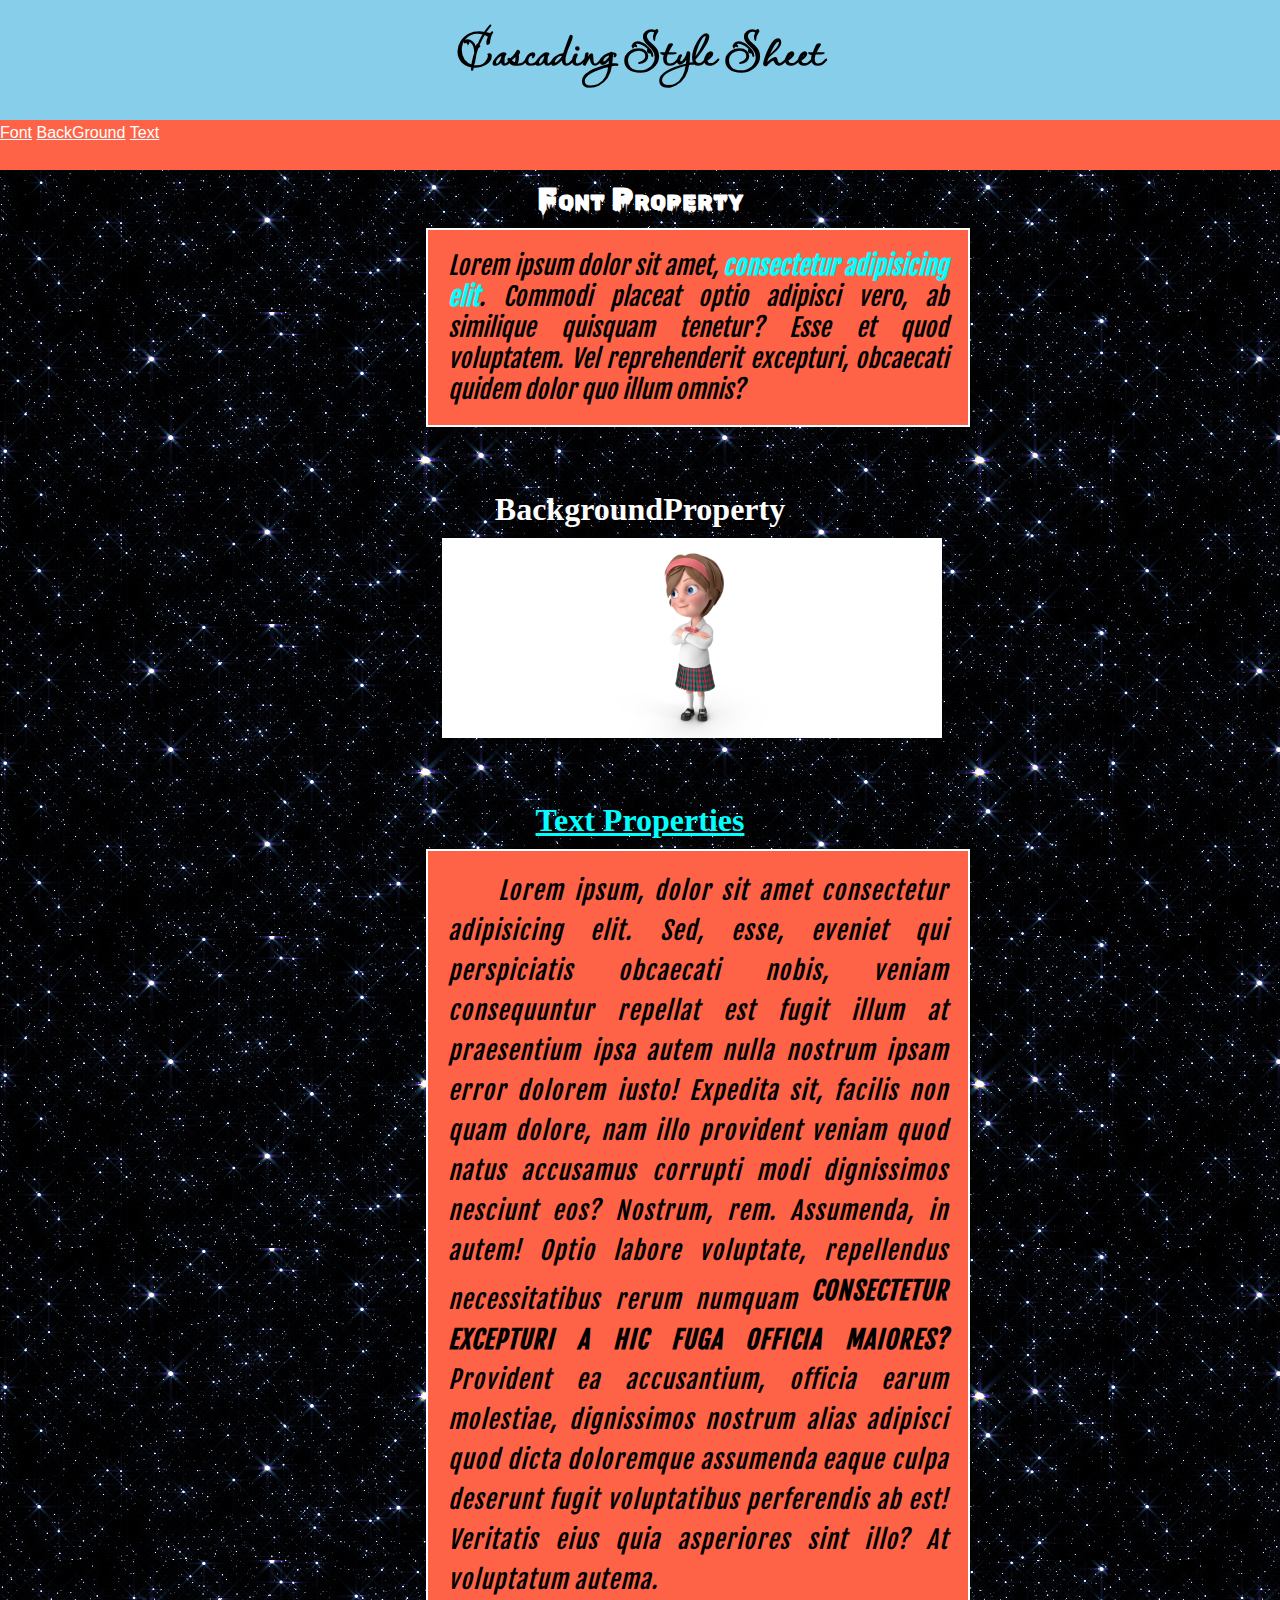
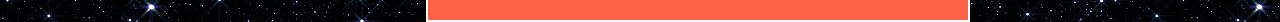
<file: Font Property/index.html>
<html>

<head>

    <link rel="stylesheet" href="FontProperty.css" />
    <link rel="stylesheet" href="BackgroundProperty.css" />
    <link rel="stylesheet" href="TextProperties.css" />
    <link rel="stylesheet" href="index.css" />
    <link rel="preconnect" href="https://fonts.googleapis.com">
    <link rel="preconnect" href="https://fonts.gstatic.com" crossorigin>
    <link href="https://fonts.googleapis.com/css2?family=Fjalla+One&family=Rubik+Wet+Paint&display=swap"
        rel="stylesheet">
    <link href="https://fonts.googleapis.com/css2?family=Lavishly+Yours&display=swap" rel="stylesheet">



</head>

<body>


    <div class="header">

        <h1 id="pageHeading">Cascading Style Sheet</h1>

    </div>

    <div class="navbar">

        <ul>
            <li><a href="#font">Font</a></li>
            <li><a href="#background">BackGround</a></li>
            <li><a href="#background">Text</a></li>
        </ul>

    </div>

    <div>

    <div id="font">

        <h1 id="fontHeading">Font Property</h1>

        <p id="loremContent">Lorem ipsum dolor sit amet, <span id="bold">consectetur adipisicing elit</span>. Commodi placeat
            optio adipisci vero, ab
            similique
            quisquam tenetur? Esse et quod voluptatem. Vel reprehenderit excepturi, obcaecati quidem dolor quo illum
            omnis?
        </p>

    </div>

</div>


    <br>
    <br>
    <br>

    <div id="background">

        <h1 style="color: white; text-align: center; padding: 10px;">BackgroundProperty</h1>

        <div class="backgroundRepeat">



        </div>

    </div>

    <br>
    <br>
    <br>


    <div class="letterSpacing" id="text">

        <h1 style="color:white; text-align: center; padding: 10px;"><span id="underline">Text Properties</span></h1>

        <p id="letterSpacingContent" class="letterSpacingExtra">

            Lorem ipsum, dolor sit amet consectetur adipisicing elit. Sed, esse, eveniet qui perspiciatis obcaecati
            nobis, veniam consequuntur repellat est fugit illum at praesentium ipsa autem nulla nostrum ipsam error
            dolorem iusto! Expedita sit, facilis non quam dolore, nam illo provident veniam quod natus accusamus
            corrupti modi dignissimos nesciunt eos? Nostrum, rem. Assumenda, in autem! Optio labore voluptate,
            repellendus necessitatibus rerum numquam <b>consectetur excepturi a hic fuga officia maiores?</b> Provident ea
            accusantium, officia earum molestiae, dignissimos nostrum alias adipisci quod dicta doloremque assumenda
            eaque culpa deserunt fugit voluptatibus perferendis ab est! Veritatis eius quia asperiores sint illo? At
            voluptatum autema.

        </p>

    </div>

     

</body>

</html>
</file>
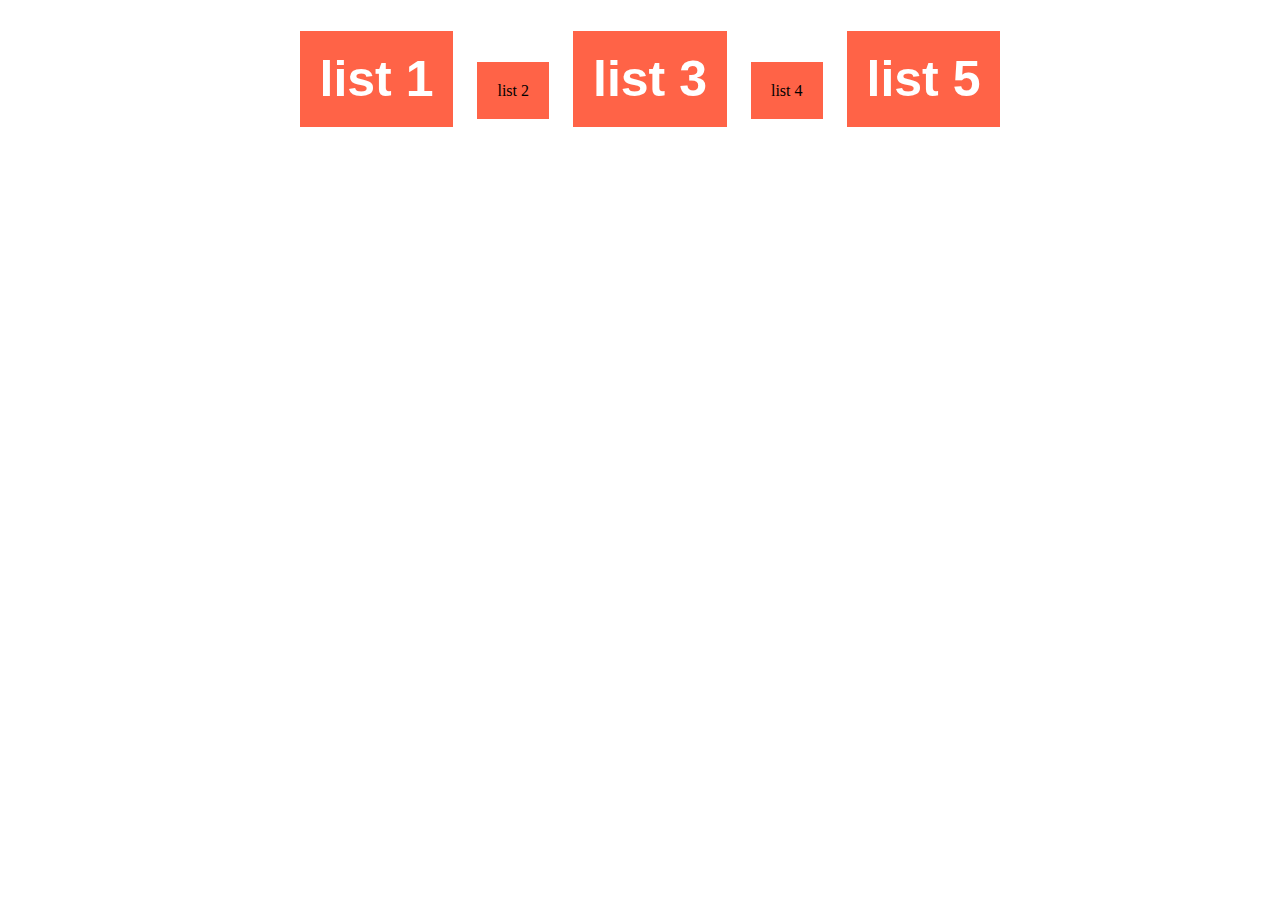
<file: Font Property/AccessChildInCss.html>
<html>

<head>
    <style>

        div{

            text-align: center;
            margin-top: 50px;

        }

        div nav ul li:first-child {

            color: brown;  
            font-size: 25px;          
            

        }


        div nav ul li:nth-child(odd){

            color: white;
            font-family: 'Segoe UI', Tahoma, Geneva, Verdana, sans-serif;
            font-size: 50px;
            font-weight: bold;

        }

        div nav ul li{

            list-style: none;
            display: inline;
            margin-right: 20px;
            background-color: tomato;
            padding: 20px;

        }

    </style>

</head>

<body>

    <div>
        <nav>
            <ul>
                <li>list 1</li>
                <li>list 2</li>
                <li>list 3</li>
                <li>list 4</li>
                <li>list 5</li>
                
            </ul>
        </nav>
    </div>

</body>

</html>
</file>
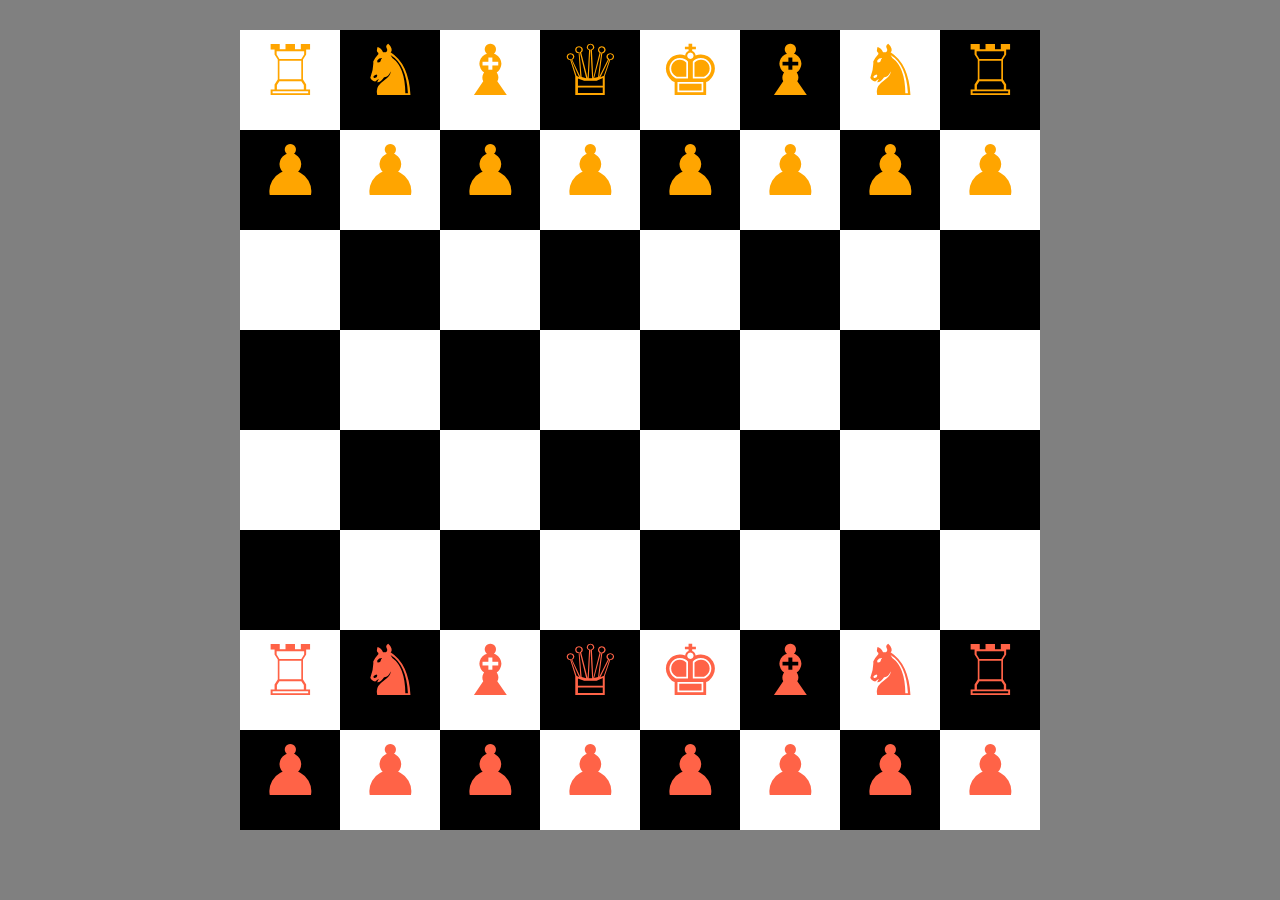
<file: Font Property/chess.html>
<html>

<head>

    <style>
        
        html {

            background-color: gray;

        }

        body {

            background-color: white;
            height: 800px;
            width: 800px;
            margin: 30px auto;

        }

        .row {

            width: 100%;
            height: 100px;
            float: left;

        }

        .box {

            width: 100px;
            height: 100px;
            float: left;
            text-align: center;
            font-size: 70px;
            color: orange;

        }

        .black {

            background: black;

        }

        .box:hover {

            background: red;

        }

        .opponent{

            color:tomato;

        }
    </style>

</head>

<body>

    <div class="row">
        <div class="box">&#9814</div>
        <div class="box black">&#9822</div>
        <div class="box">&#9821</div>
        <div class="box black">&#9813</div>
        <div class="box">&#9818</div>
        <div class="box black">&#9821</div>
        <div class="box">&#9822</div>
        <div class="box black">&#9814</div>
    </div>

    <div class="row">
        <div class="box black"> &#9823</div>
        <div class="box"> &#9823</div>
        <div class="box black"> &#9823</div>
        <div class="box"> &#9823</div>
        <div class="box black"> &#9823</div>
        <div class="box"> &#9823</div>
        <div class="box black"> &#9823</div>
        <div class="box"> &#9823</div>
    </div>

    <div class="row">
        <div class="box"></div>
        <div class="box black"></div>
        <div class="box"></div>
        <div class="box black"></div>
        <div class="box"></div>
        <div class="box black"></div>
        <div class="box"></div>
        <div class="box black"></div>
    </div>

    <div class="row">
        <div class="box black"></div>
        <div class="box"></div>
        <div class="box black"></div>
        <div class="box"></div>
        <div class="box black"></div>
        <div class="box"></div>
        <div class="box black"></div>
        <div class="box"></div>
    </div>

    <div class="row">
        <div class="box"></div>
        <div class="box black"></div>
        <div class="box"></div>
        <div class="box black"></div>
        <div class="box"></div>
        <div class="box black"></div>
        <div class="box"></div>
        <div class="box black"></div>
    </div>

    <div class="row">
        <div class="box black"></div>
        <div class="box"></div>
        <div class="box black"></div>
        <div class="box"></div>
        <div class="box black"></div>
        <div class="box"></div>
        <div class="box black"></div>
        <div class="box"></div>
    </div>

    <div class="row">
        <div class="box opponent">&#9814</div>
        <div class="box black opponent">&#9822</div>
        <div class="box opponent">&#9821</div>
        <div class="box black opponent">&#9813</div>
        <div class="box opponent">&#9818</div>
        <div class="box black opponent">&#9821</div>
        <div class="box opponent">&#9822</div>
        <div class="box black opponent">&#9814</div>
    </div>

    <div class="row">
        <div class="box black opponent"> &#9823</div>
        <div class="box opponent"> &#9823</div>
        <div class="box black opponent"> &#9823</div>
        <div class="box opponent"> &#9823</div>
        <div class="box black opponent"> &#9823</div>
        <div class="box opponent"> &#9823</div>
        <div class="box black opponent"> &#9823</div>
        <div class="box opponent"> &#9823</div>
    </div>


</body>

</body>

</body>

</html>
</file>
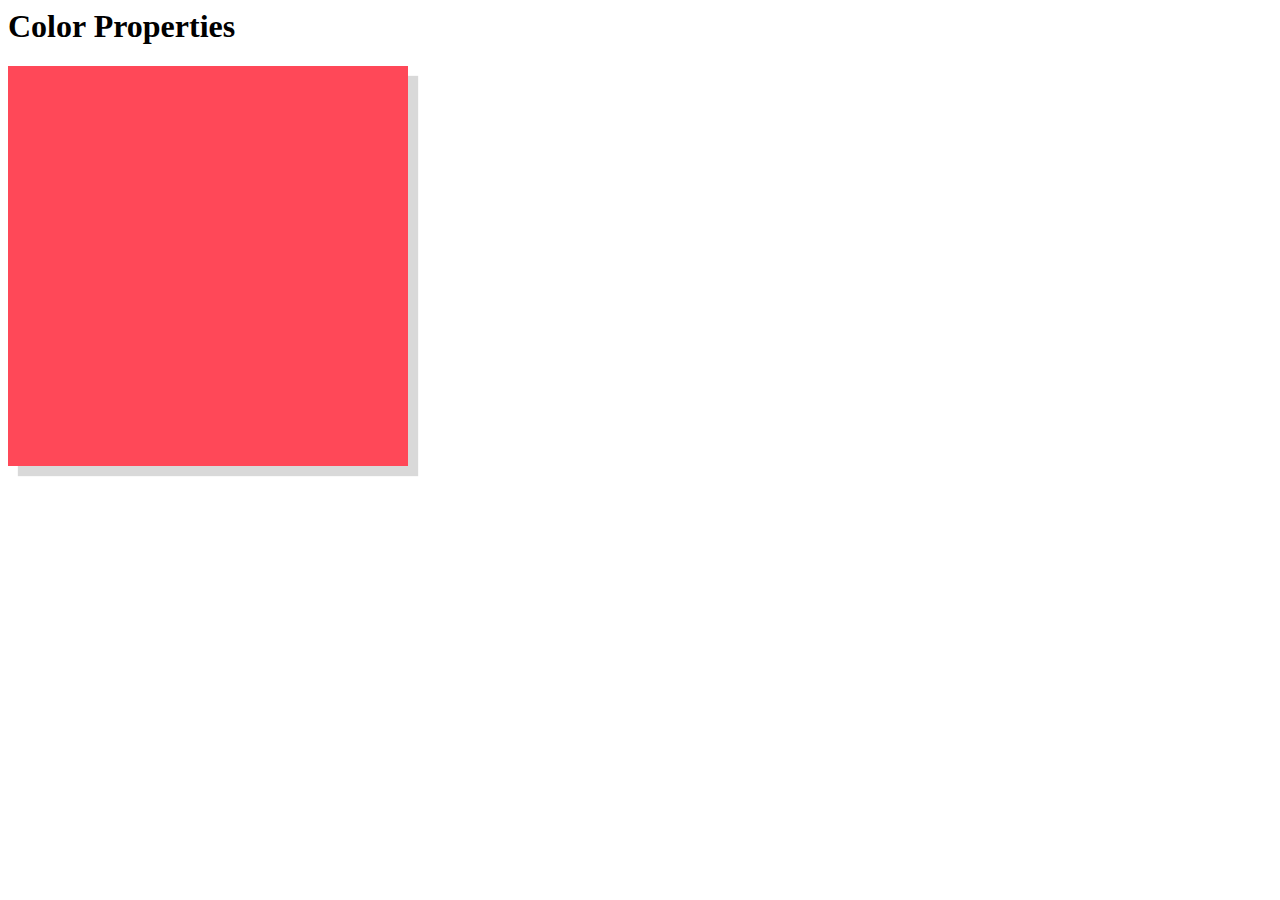
<file: Font Property/ColorProperties.html>
<html>

<head>

    <style>
        .color {

            background-color: #FF4858;
            height: 400px;
            width: 400px;

        }

        .shadow {

            box-shadow: 10px 10px 1px 0px rgba(0,0,0,0.15);
            height: 400px;
            width: 400px;

        }

    </style>

</head>

<body>

    <h1>Color Properties</h1>

    <div class="color shadow"></div>

    

</body>

</html>
</file>
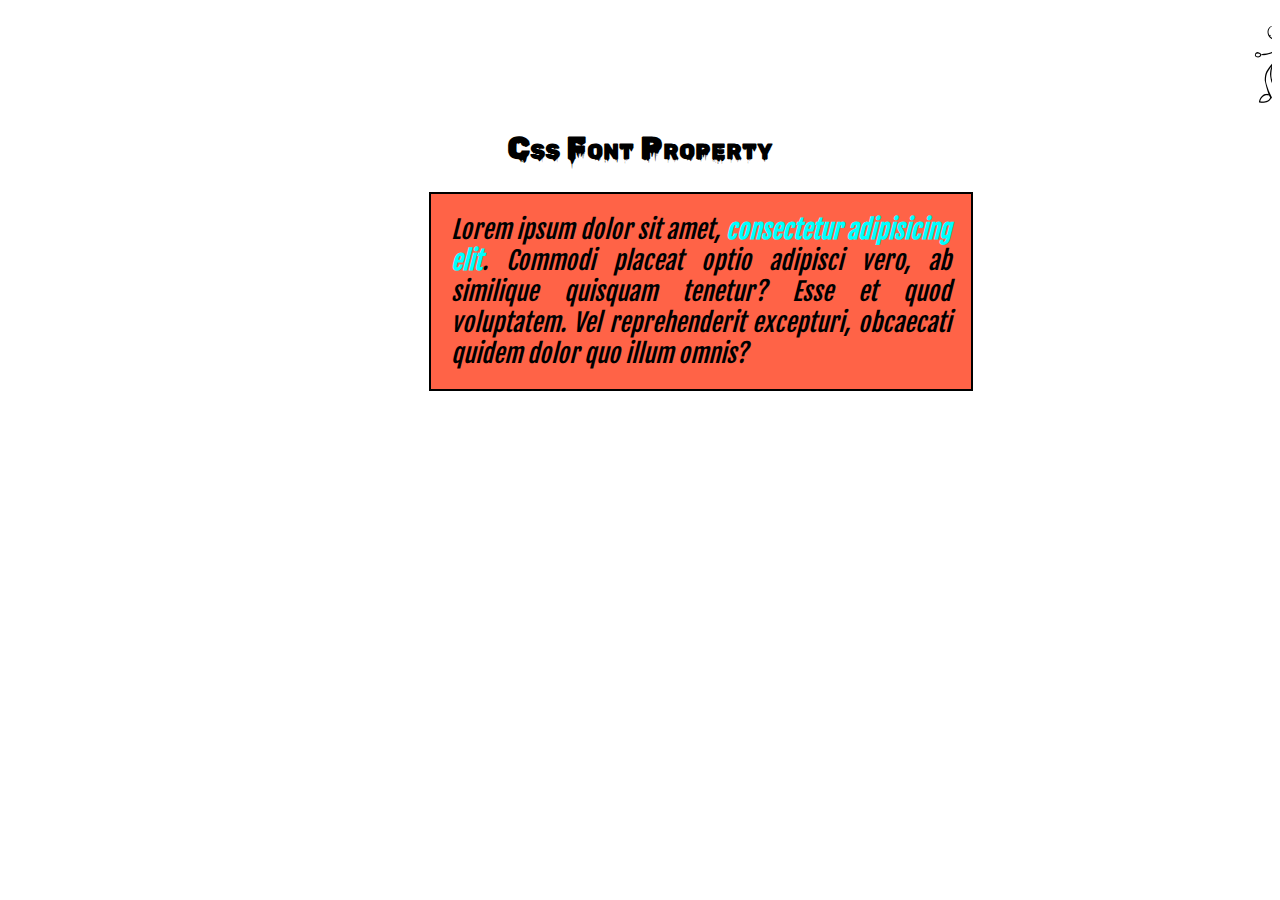
<file: Font Property/demo.html>
<html>

<head>

    <link rel="stylesheet" href="demo.css" />
    <link rel="preconnect" href="https://fonts.googleapis.com">
    <link rel="preconnect" href="https://fonts.gstatic.com" crossorigin>
    <link href="https://fonts.googleapis.com/css2?family=Fjalla+One&family=Rubik+Wet+Paint&display=swap"
        rel="stylesheet">

    

</head>

<body>


    <marquee behaviour="scroll" direction="left">

        <img src="img/walkingleft.gif" height="100px" />

    </marquee>

    <h1>Css Font Property</h1>

    <p>Lorem ipsum dolor sit amet, <span>consectetur adipisicing elit</span>. Commodi placeat optio adipisci vero, ab
        similique
        quisquam tenetur? Esse et quod voluptatem. Vel reprehenderit excepturi, obcaecati quidem dolor quo illum omnis?
    </p>

</body>

</html>
</file>
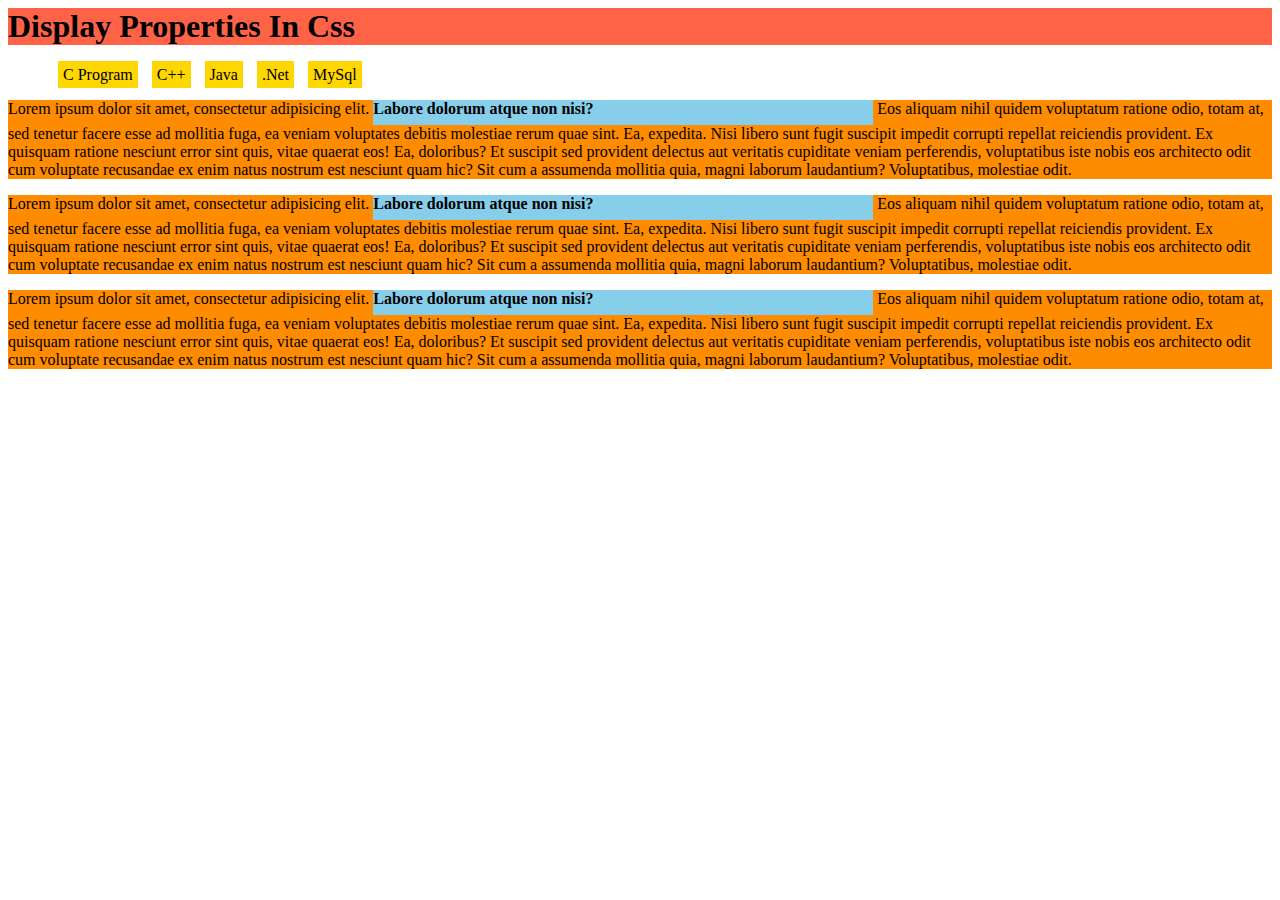
<file: Font Property/DisplayProperties.html>
<html>

<head>

    <style>
        h1 {

            background-color: tomato;

        }

        p {

            background-color: darkorange;

        }

        b {

            background-color: skyblue;
            display: inline-block;
            height: 25px;
            width: 500px;

        }


        ul li {

            display: inline;
            background-color: gold;
            padding: 5px;
            margin-left: 10px;

        }


        

    </style>


</head>

<body>

    <h1>Display Properties In Css</h1>

    <ul>

        <li>C Program</li>
        <li>C++</li>
        <li>Java</li>
        <li>.Net</li>
        <li>MySql</li>

    </ul>

    <p>Lorem ipsum dolor sit amet, consectetur adipisicing elit. <b>Labore dolorum atque non nisi?</b> Eos aliquam nihil
        quidem
        voluptatum ratione odio, totam at, sed tenetur facere esse ad mollitia fuga, ea veniam voluptates debitis
        molestiae rerum quae sint. Ea, expedita. Nisi libero sunt fugit suscipit impedit corrupti repellat reiciendis
        provident. Ex quisquam ratione nesciunt error sint quis, vitae quaerat eos! Ea, doloribus? Et suscipit sed
        provident delectus aut veritatis cupiditate veniam perferendis, voluptatibus iste nobis eos architecto odit cum
        voluptate recusandae ex enim natus nostrum est nesciunt quam hic? Sit cum a assumenda mollitia quia, magni
        laborum laudantium? Voluptatibus, molestiae odit.</p>

    <p>Lorem ipsum dolor sit amet, consectetur adipisicing elit. <b>Labore dolorum atque non nisi?</b> Eos aliquam nihil
        quidem
        voluptatum ratione odio, totam at, sed tenetur facere esse ad mollitia fuga, ea veniam voluptates debitis
        molestiae rerum quae sint. Ea, expedita. Nisi libero sunt fugit suscipit impedit corrupti repellat reiciendis
        provident. Ex quisquam ratione nesciunt error sint quis, vitae quaerat eos! Ea, doloribus? Et suscipit sed
        provident delectus aut veritatis cupiditate veniam perferendis, voluptatibus iste nobis eos architecto odit cum
        voluptate recusandae ex enim natus nostrum est nesciunt quam hic? Sit cum a assumenda mollitia quia, magni
        laborum laudantium? Voluptatibus, molestiae odit.</p>

    <p>Lorem ipsum dolor sit amet, consectetur adipisicing elit. <b>Labore dolorum atque non nisi?</b> Eos aliquam nihil
        quidem
        voluptatum ratione odio, totam at, sed tenetur facere esse ad mollitia fuga, ea veniam voluptates debitis
        molestiae rerum quae sint. Ea, expedita. Nisi libero sunt fugit suscipit impedit corrupti repellat reiciendis
        provident. Ex quisquam ratione nesciunt error sint quis, vitae quaerat eos! Ea, doloribus? Et suscipit sed
        provident delectus aut veritatis cupiditate veniam perferendis, voluptatibus iste nobis eos architecto odit cum
        voluptate recusandae ex enim natus nostrum est nesciunt quam hic? Sit cum a assumenda mollitia quia, magni
        laborum laudantium? Voluptatibus, molestiae odit.</p>

</body>


</html>
</file>
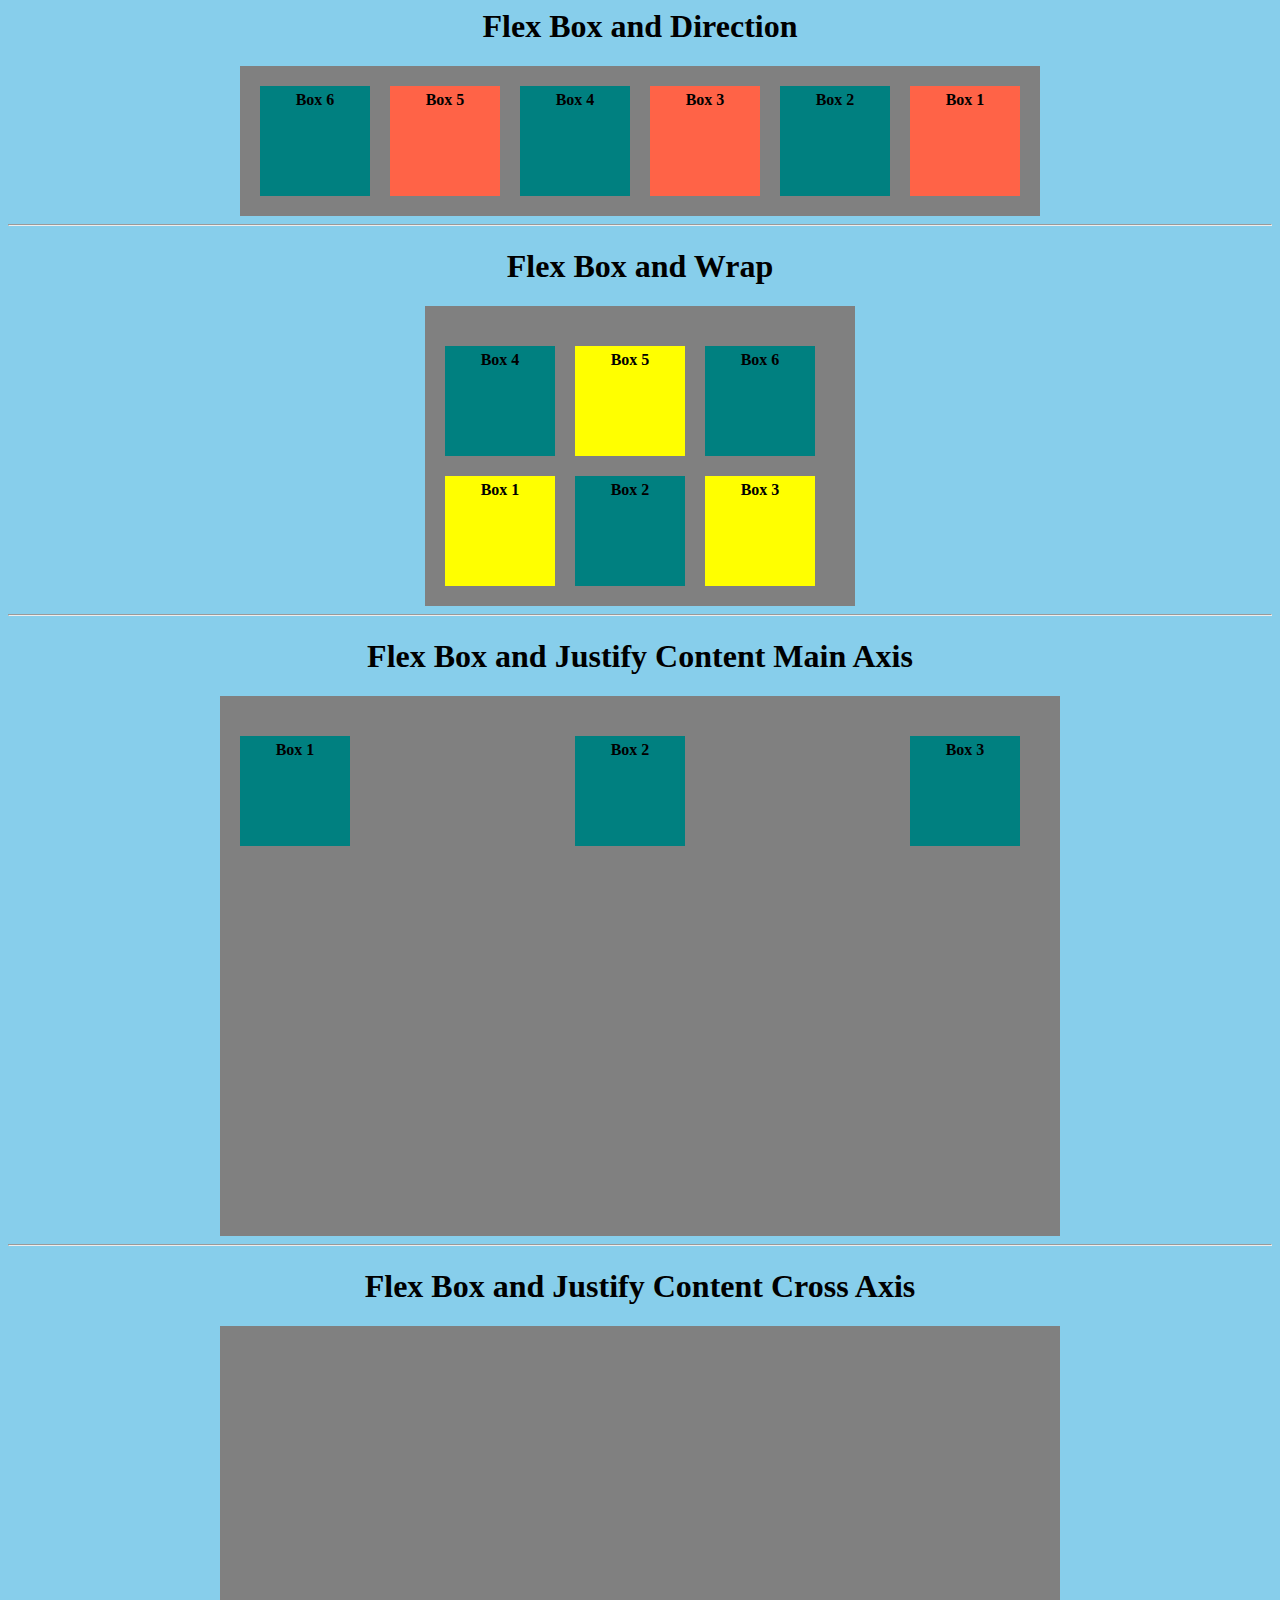
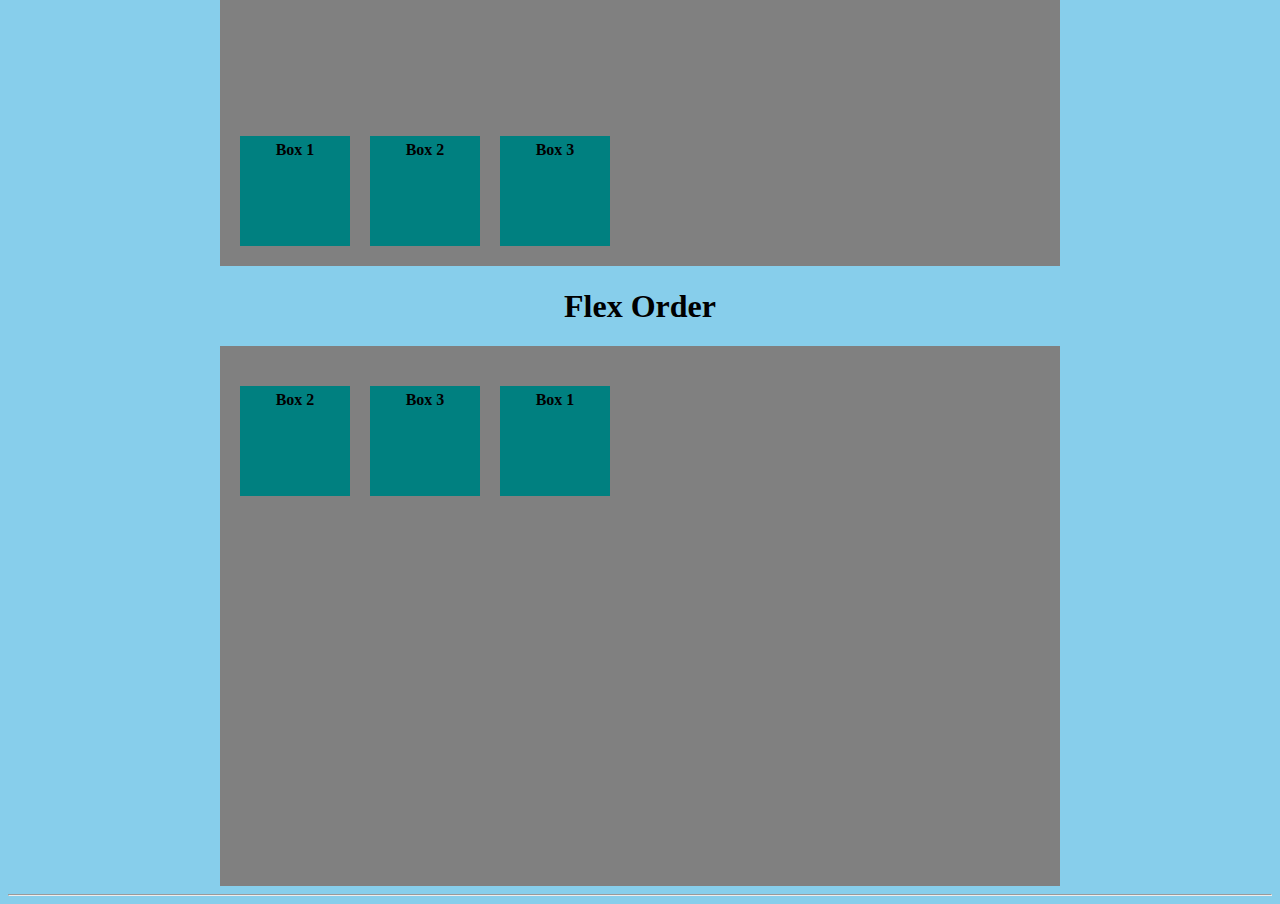
<file: Font Property/FlexBox.html>
<html>

<head>

  <style>
    html {

      background: skyblue;

    }

    body {

      text-align: center;

    }

    .containerDir {

      text-align: center;
      font-weight: bold;
      display: flex;
      flex-direction: row-reverse;
      background: grey;
      width: 800px;
      height: 150px;
      margin: 0 auto;

    }

    .BoxDir {

      background-color: teal;
      height: 100px;
      width: 100px;
      margin: 20px 20px 0px 0px;
      padding: 5px;

    }

    .containerWrap {

      text-align: center;
      font-weight: bold;
      display: flex;
      flex-direction: row;
      flex-wrap: wrap-reverse;
      background: grey;
      width: 390px;
      margin: 0 auto;
      padding: 20px;

    }



    .BoxWrap {

      background-color: teal;
      height: 100px;
      width: 100px;
      margin: 20px 20px 0px 0px;
      padding: 5px;

    }

    .BoxDir:nth-of-type(odd) {

      background: tomato;

    }

    .BoxWrap:nth-of-type(odd) {

      background: yellow;

    }

    .containerJustifyMainAxis {

      text-align: center;
      font-weight: bold;
      display: flex;
      flex-direction: row;
      flex-wrap: wrap;
      justify-content: space-between;
      background: grey;
      width: 800px;
      height: 500px;
      margin: 0 auto;
      padding: 20px;

    }

    .BoxJustify {

      background-color: teal;
      height: 100px;
      width: 100px;
      margin: 20px 20px 0px 0px;
      padding: 5px;

    }

    .containerJustifyCrossAxis {

      text-align: center;
      font-weight: bold;
      display: flex;
      flex-direction: row;
      flex-wrap: wrap;
      align-content: flex-end;
      background: grey;
      width: 800px;
      height: 500px;
      margin: 0 auto;
      padding: 20px;

    }

    .FlexOrder {

      text-align: center;
      font-weight: bold;
      display: flex;
      flex-direction: row;
      flex-wrap: wrap;
      background: grey;
      width: 800px;
      height: 500px;
      margin: 0 auto;
      padding: 20px;

    }

    .Box1 {

      background-color: teal;
      height: 100px;
      width: 100px;
      margin: 20px 20px 0px 0px;
      padding: 5px;
      order: 3;

    }

    .Box2 {

      background-color: teal;
      height: 100px;
      width: 100px;
      margin: 20px 20px 0px 0px;
      padding: 5px;
      order: 1;

    }

    .Box3 {

      background-color: teal;
      height: 100px;
      width: 100px;
      margin: 20px 20px 0px 0px;
      padding: 5px;
      order: 2;

    }
  </style>

</head>

<body>

  <h1>Flex Box and Direction</h1>

  <div class="containerDir">

    <div class="BoxDir">Box 1</div>
    <div class="BoxDir">Box 2</div>
    <div class="BoxDir">Box 3</div>
    <div class="BoxDir">Box 4</div>
    <div class="BoxDir">Box 5</div>
    <div class="BoxDir">Box 6</div>

  </div>

  <hr>

  <h1>Flex Box and Wrap</h1>

  <div class="containerWrap">

    <div class="BoxWrap">Box 1</div>
    <div class="BoxWrap">Box 2</div>
    <div class="BoxWrap">Box 3</div>
    <div class="BoxWrap">Box 4</div>
    <div class="BoxWrap">Box 5</div>
    <div class="BoxWrap">Box 6</div>

  </div>
  <hr>
  <h1>Flex Box and Justify Content Main Axis</h1>


  <div class="containerJustifyMainAxis">

    <div class="BoxJustify">Box 1</div>
    <div class="BoxJustify">Box 2</div>
    <div class="BoxJustify">Box 3</div>

  </div>
  <hr>
  <h1>Flex Box and Justify Content Cross Axis</h1>


  <div class="containerJustifyCrossAxis">

    <div class="BoxJustify">Box 1</div>
    <div class="BoxJustify">Box 2</div>
    <div class="BoxJustify">Box 3</div>

  </div>

  <h1>Flex Order</h1>

  <div class="FlexOrder">

    <div class="Box1">Box 1</div>
    <div class="Box2">Box 2</div>
    <div class="Box3">Box 3</div>

  </div>
  <hr>
</body>


</html>
</file>
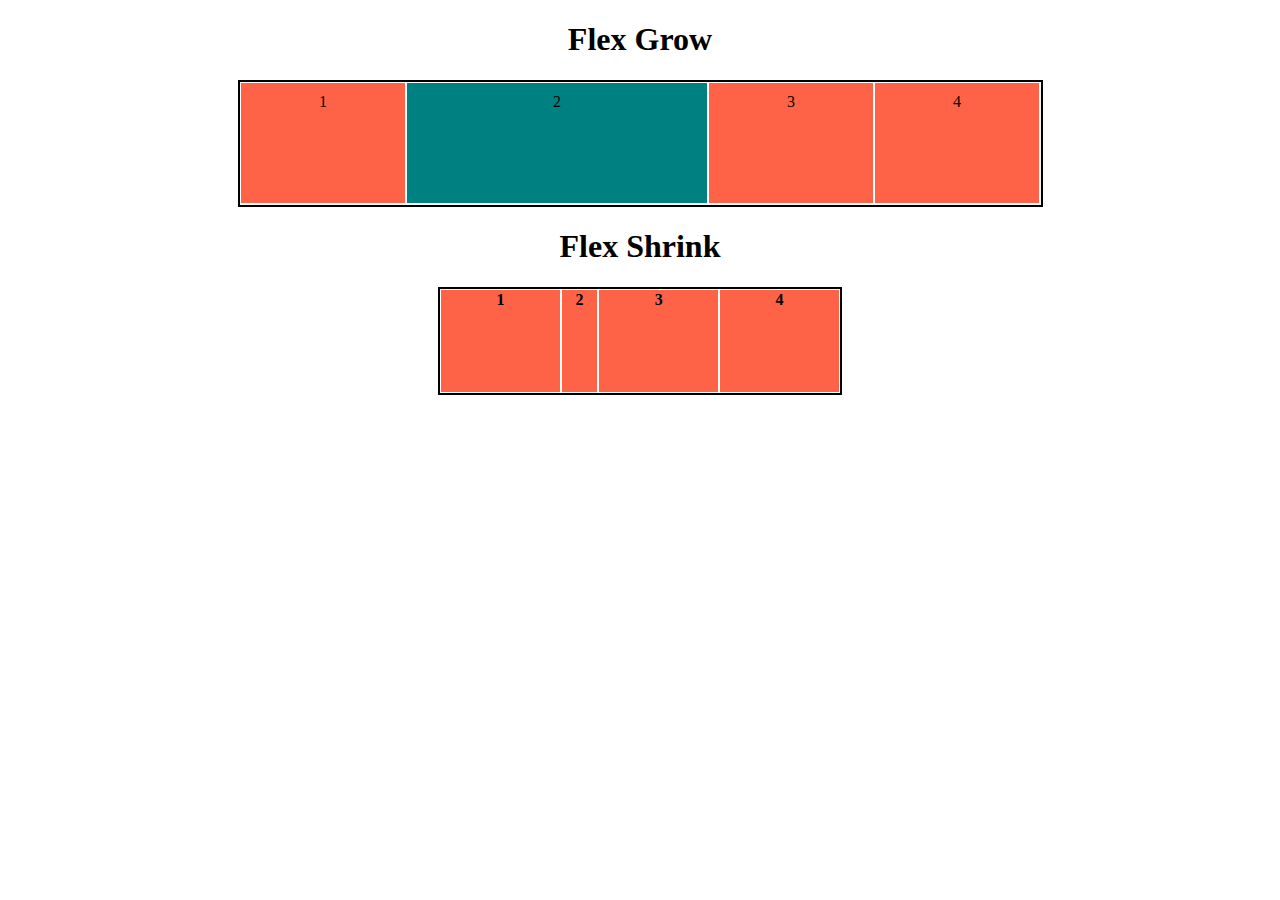
<file: Font Property/FlexGrowandShrink.html>
<!DOCTYPE html>
<html lang="en">

<head>
    <meta charset="UTF-8">
    <meta http-equiv="X-UA-Compatible" content="IE=edge">
    <meta name="viewport" content="width=device-width, initial-scale=1.0">
    <title>Document</title>

    <style>
        body {

            text-align: center;

        }

        .container {

            border: 2px solid black;
            width: 800px;
            display: flex;
            padding: 0.5px;
            text-align: center;
            justify-content: start;
            margin: 0 auto;


        }

        .box {

            text-align: center;
            background-color: tomato;
            height: 100px;
            padding: 10px;
            flex-grow: 1;
            margin: 1px 1px;

        }

        .box:nth-child(2) {

            flex-grow: 2;
            background-color: teal;

        }

            .container1 {

                border: 2px solid black;
                width: 400px;
                margin: 0 auto;
                display: flex;

            }

            .box1 {

                background-color: tomato;
                text-align: center;
                font-weight: bolder;
                width: 200px;
                height: 100px;
                flex-shrink: 1;
                margin: 1px;
                padding: 1px;

            }

            .box1:nth-child(2) {

                flex-shrink: 2;

            }
    </style>

</head>

<body>

    <h1>Flex Grow</h1>

    <div class="container">

        <div class="box">1</div>
        <div class="box">2</div>
        <div class="box">3</div>
        <div class="box">4</div>

    </div>

    <h1>Flex Shrink</h1>

    <div class="container1">

        <div class="box1">1</div>
        <div class="box1">2</div>
        <div class="box1">3</div>
        <div class="box1">4</div>

    </div>


</body>

</html>
</file>
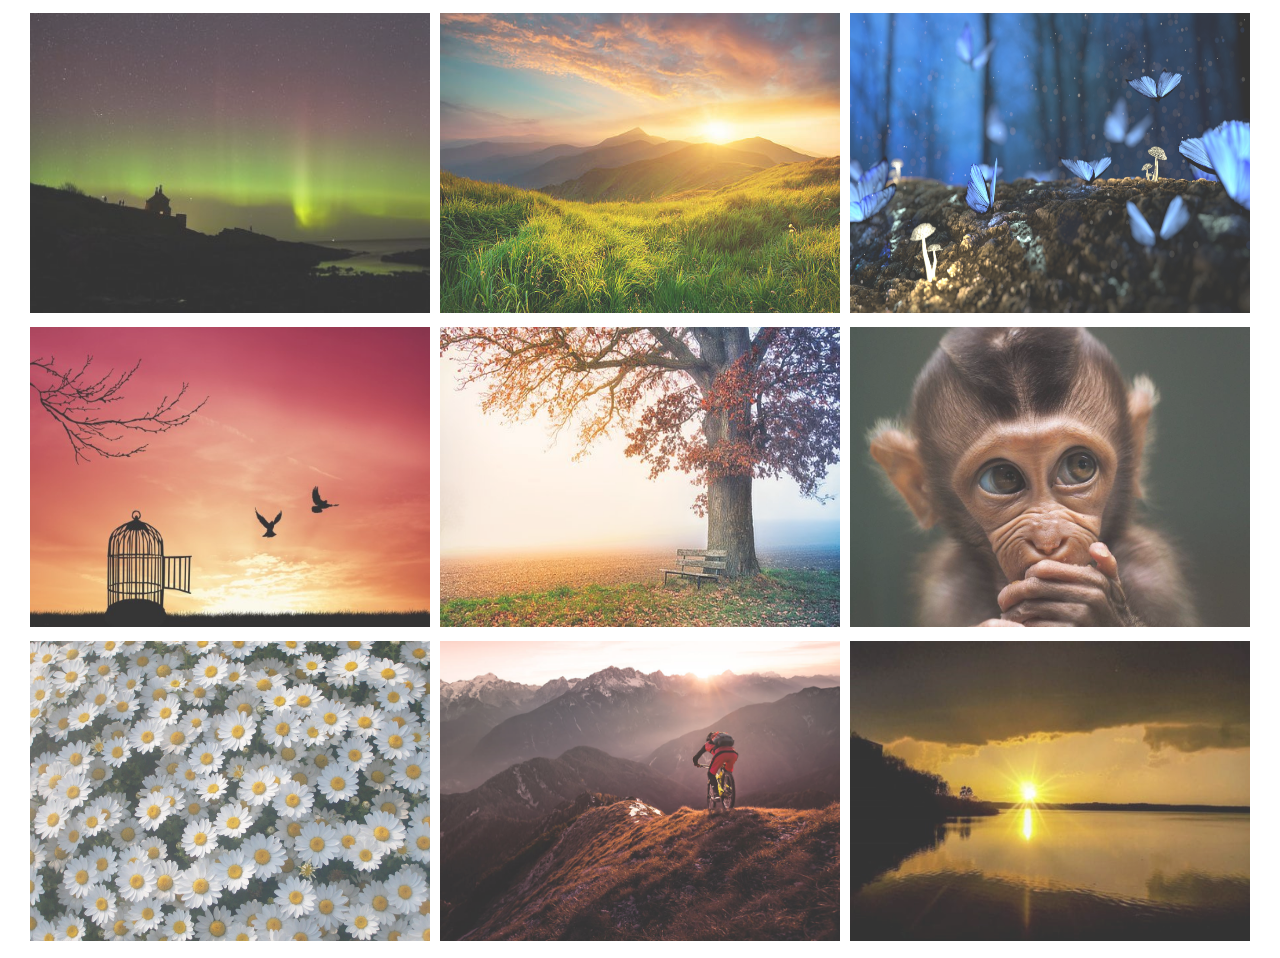
<file: Font Property/Gallery.html>
<!DOCTYPE html>
<html lang="en">
<head>
    <meta charset="UTF-8">
    <meta http-equiv="X-UA-Compatible" content="IE=edge">
    <meta name="viewport" content="width=device-width, initial-scale=1.0">
    <title>Gallery</title>

    <style>

       .container {

        display: flex;
        flex-wrap: wrap;
        justify-content: center;
        

       }

       .imgbox{

        padding: 5px;
        opacity: 0.8;

       }

       .imgbox:hover {

        opacity: 1;
        transition: .9s;
        

       }

    </style>

</head>
<body>
    
<div class="container">

<div class="imgbox"><img src="galleryimg/img1.jpg" height="300px" width="400px"></div>
<div class="imgbox"><img src="galleryimg/img2.jpg" height="300px" width="400px"></div>
<div class="imgbox"><img src="galleryimg/img3.jpg" height="300px" width="400px"></div>
<div class="imgbox"><img src="galleryimg/img4.jpg" height="300px" width="400px"></div>
<div class="imgbox"><img src="galleryimg/img5.jpg" height="300px" width="400px"></div>
<div class="imgbox"><img src="galleryimg/img6.jpg" height="300px" width="400px"></div>
<div class="imgbox"><img src="galleryimg/img7.jpg" height="300px" width="400px"></div>
<div class="imgbox"><img src="galleryimg/img8.jpg" height="300px" width="400px"></div>
<div class="imgbox"><img src="galleryimg/img9.jpg" height="300px" width="400px"></div>

</div>

</body>
</html>
</file>
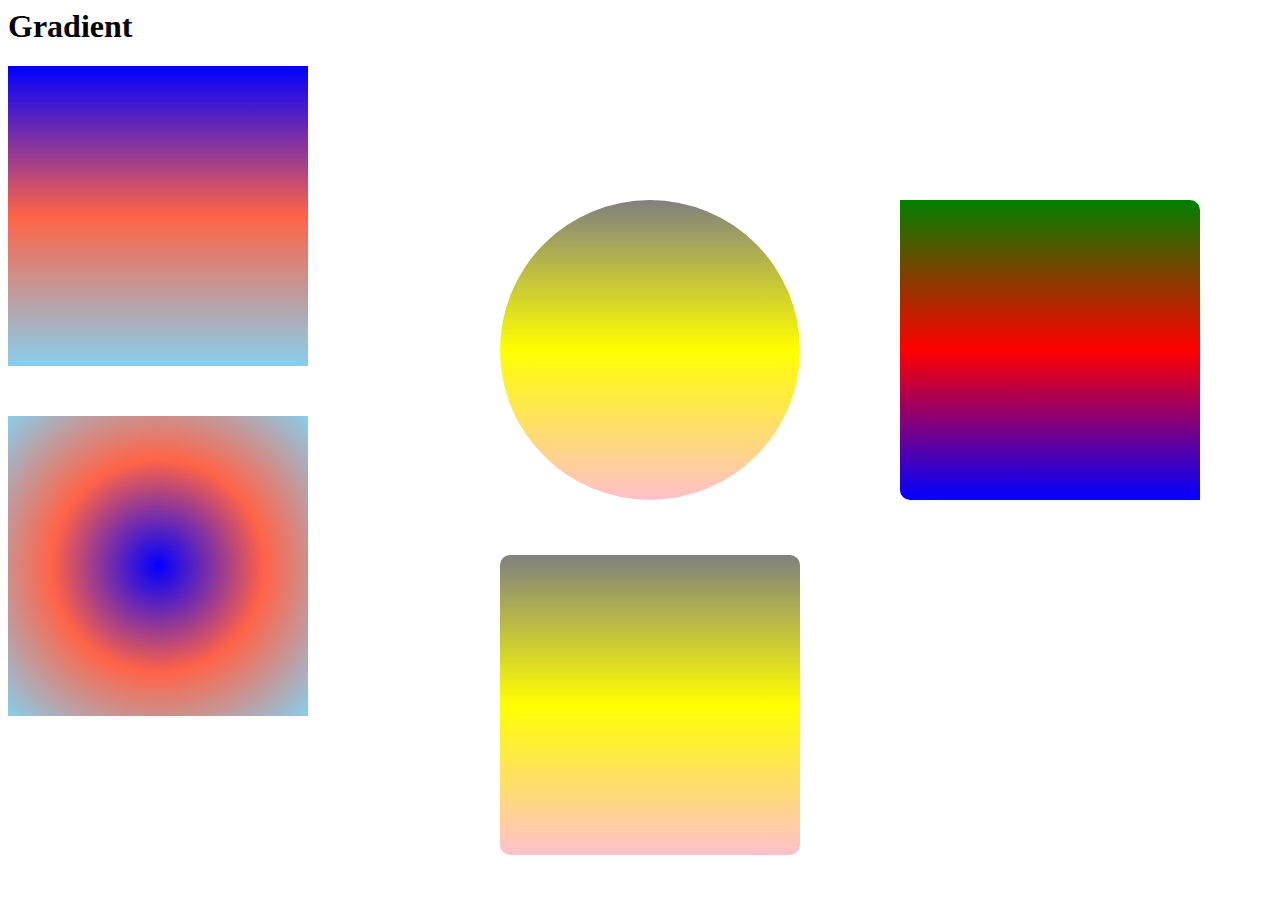
<file: Font Property/Gradient.html>
<html>

<head>

    <style>
        .linearGradient {

            background: -webkit-linear-gradient(blue, tomato, skyblue);
            height: 300px;
            width: 300px;

        }

        .radialGradient {

            background: -webkit-radial-gradient(blue, tomato, skyblue);
            height: 300px;
            width: 300px;
            margin-top: 50px;

        }


        .borderRadiusEdgeCurve {

            background: -webkit-linear-gradient(gray, yellow, pink);
            height: 300px;
            width: 300px;
            border-radius: 10px;
            position: absolute;
            left: 500px;
            bottom: 45px
        }

        .borderRadiusCircle {

            background: -webkit-linear-gradient(gray, yellow, pink);
            height: 300px;
            width: 300px;
            border-radius: 150px;
            position: absolute;
            left: 500px;
            bottom: 400px;

        }

        .borderRadiusTwoCornerStyles {

            background: -webkit-linear-gradient(green, red, blue);
            border-radius: 0px 10px 0px 10px;
            height: 300px;
            width: 300px;
            position: absolute;
            left: 900px;
            bottom: 400px;

        }

    </style>

</head>

<body>

    <h1>Gradient</h1>

</body>

<div class="linearGradient"></div>

<div class="radialGradient"></div>

<div class="borderRadiusEdgeCurve"></div>

<div class="borderRadiusCircle"></div>

<div class="borderRadiusTwoCornerStyles"></div>





</html>
</file>
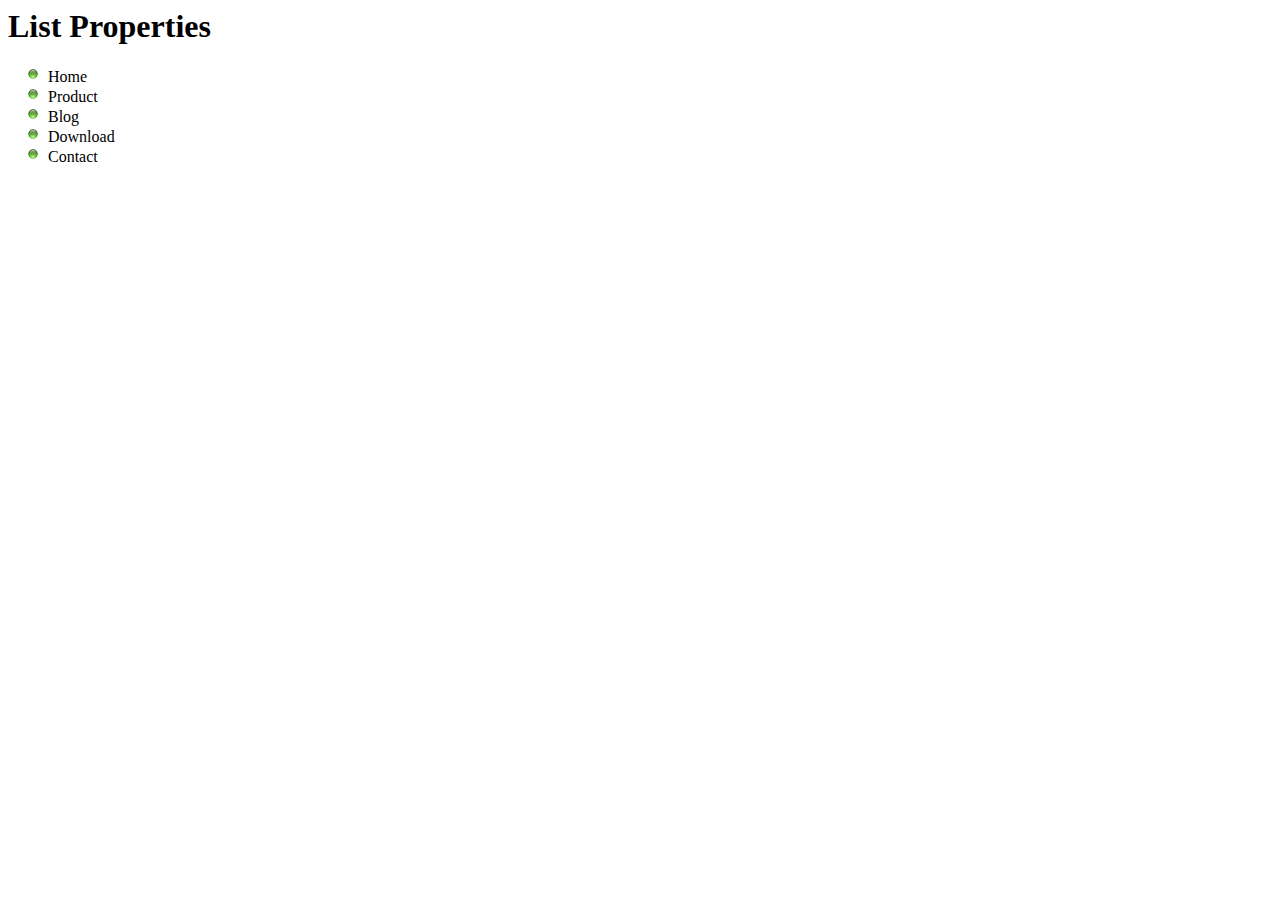
<file: Font Property/list.html>
<html>

<head>

    <style>
        ul li {

            list-style-type: decimal;
            list-style-image: url(img/disc.png);

        }
    </style>

</head>

<body>

    <h1>List Properties</h1>

    <ul>
        <li>Home</li>
        <li>Product</li>
        <li>Blog</li>
        <li>Download</li>
        <li>Contact</li>
    </ul>

</body>

</html>
</file>
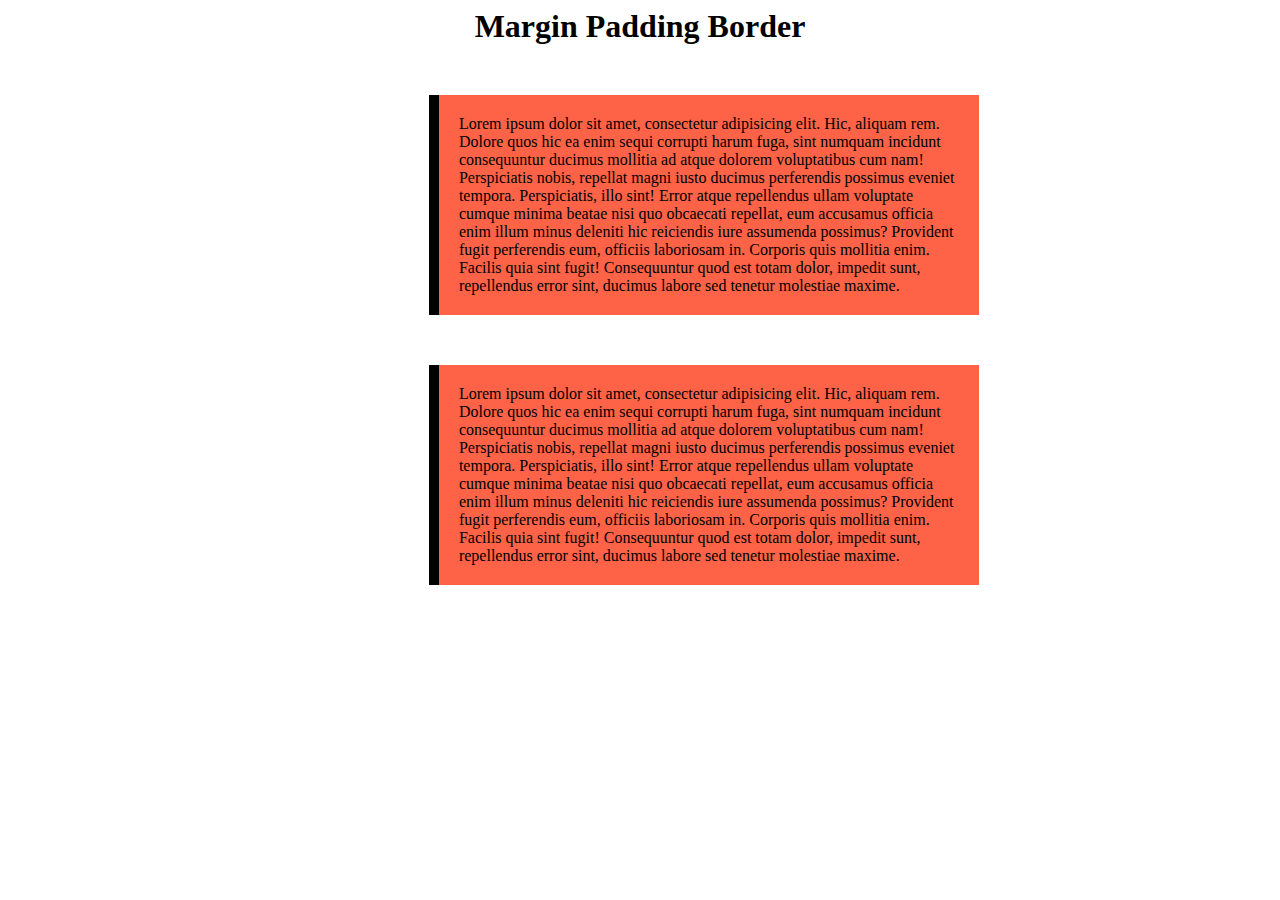
<file: Font Property/marginPaddingBorder.html>
<html>

<head>

    <style>

        p{

            background-color: tomato;
            width: 500px;
            margin-top: 50px;
            margin-left: 33.3%;
            padding: 20px;
            border-left-width: 10px;
            border-left-color: black;
            border-left-style: solid;

        }


    </style>

</head>

<body>

    <h1 align="center">Margin Padding Border</h1>

    <p>Lorem ipsum dolor sit amet, consectetur adipisicing elit. Hic, aliquam rem. Dolore quos hic ea enim sequi
        corrupti harum fuga, sint numquam incidunt consequuntur ducimus mollitia ad atque dolorem voluptatibus cum nam!
        Perspiciatis nobis, repellat magni iusto ducimus perferendis possimus eveniet tempora. Perspiciatis, illo sint!
        Error atque repellendus ullam voluptate cumque minima beatae nisi quo obcaecati repellat, eum accusamus officia
        enim illum minus deleniti hic reiciendis iure assumenda possimus? Provident fugit perferendis eum, officiis
        laboriosam in. Corporis quis mollitia enim. Facilis quia sint fugit! Consequuntur quod est totam dolor, impedit
        sunt, repellendus error sint, ducimus labore sed tenetur molestiae maxime.</p>

    <p>Lorem ipsum dolor sit amet, consectetur adipisicing elit. Hic, aliquam rem. Dolore quos hic ea enim sequi
        corrupti harum fuga, sint numquam incidunt consequuntur ducimus mollitia ad atque dolorem voluptatibus cum nam!
        Perspiciatis nobis, repellat magni iusto ducimus perferendis possimus eveniet tempora. Perspiciatis, illo sint!
        Error atque repellendus ullam voluptate cumque minima beatae nisi quo obcaecati repellat, eum accusamus officia
        enim illum minus deleniti hic reiciendis iure assumenda possimus? Provident fugit perferendis eum, officiis
        laboriosam in. Corporis quis mollitia enim. Facilis quia sint fugit! Consequuntur quod est totam dolor, impedit
        sunt, repellendus error sint, ducimus labore sed tenetur molestiae maxime.</p>

</body>

</html>
</file>
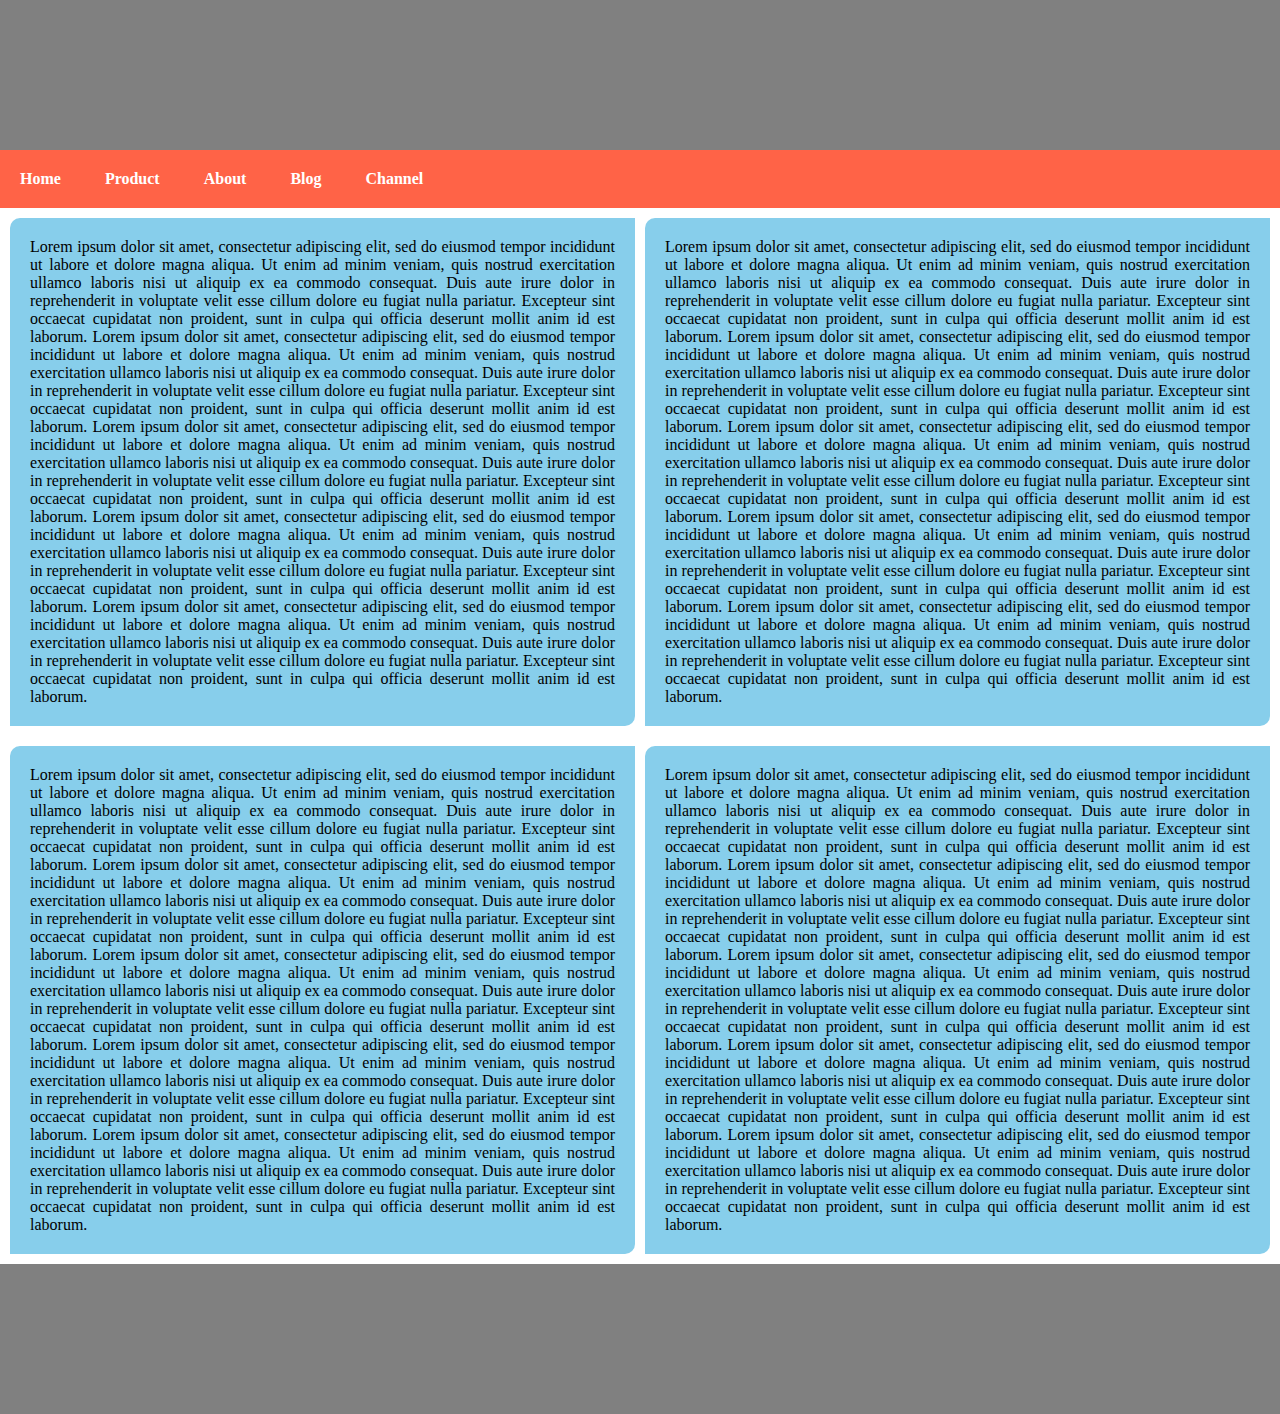
<file: Font Property/My_Own_Blog_Design.html>
<html>

<head>

<style>

*{

margin: 0;
padding: 0;

}

html{

height:100%;
width:100%;

}

.header, .footer{

background:grey;
height:150px

}

.navbar{

background:tomato;
color:white;
font-weight: bolder;
position:sticky;
top:0;

}

.navbar ul li {

display:inline-block;
padding:20px

}

.content, .content2 {

display:flex;
flex-direction:row;
padding:10px;

}

.left, .left2{

background:skyblue;
padding:20px;
text-align:justify;
border-radius:10px 0px 10px 0px;

}

.right, .right2{

background:skyblue;
padding:20px;
text-align:justify;
margin-left:10px;
border-radius:10px 0px 10px 0px;


}

a{

text-decoration: none;
color:white;

}

a:hover{

color:yellow;

}

a:active{

color: yellow;

}

a:visited {

color:rgb(187, 35, 187);

}

</style>

</head>

<body>

<div class="header"></div>

<div class="navbar">

<ul>

<li><a href="My_Own_Blog_Design.html" target="self">Home</a></li>
<li><a href="https://developer.mozilla.org/en-US/docs/Web/CSS/position" target="_blank">Product</a></li>
<li><a href="https://developer.mozilla.org/en-US/docs/Web/CSS/position" target="_blank">About</a></li>
<li><a href="http://wilt-blog.herokuapp.com/" target="_blank">Blog</a></li>
<li><a href="https://www.youtube.com/channel/UCpAimMC9TZQ1Qw9ddaW3WZw" target="_blank">Channel</a></li>

</ul>

</div>

<div class="content">

<div class="left">

Lorem ipsum dolor sit amet, consectetur adipiscing elit, sed do eiusmod tempor incididunt ut labore et dolore magna aliqua. Ut enim ad minim veniam, quis nostrud exercitation ullamco laboris nisi ut aliquip ex ea commodo consequat. Duis aute irure dolor in reprehenderit in voluptate velit esse cillum dolore eu fugiat nulla pariatur. Excepteur sint occaecat cupidatat non proident, sunt in culpa qui officia deserunt mollit anim id est laborum.
Lorem ipsum dolor sit amet, consectetur adipiscing elit, sed do eiusmod tempor incididunt ut labore et dolore magna aliqua. Ut enim ad minim veniam, quis nostrud exercitation ullamco laboris nisi ut aliquip ex ea commodo consequat. Duis aute irure dolor in reprehenderit in voluptate velit esse cillum dolore eu fugiat nulla pariatur. Excepteur sint occaecat cupidatat non proident, sunt in culpa qui officia deserunt mollit anim id est laborum.
Lorem ipsum dolor sit amet, consectetur adipiscing elit, sed do eiusmod tempor incididunt ut labore et dolore magna aliqua. Ut enim ad minim veniam, quis nostrud exercitation ullamco laboris nisi ut aliquip ex ea commodo consequat. Duis aute irure dolor in reprehenderit in voluptate velit esse cillum dolore eu fugiat nulla pariatur. Excepteur sint occaecat cupidatat non proident, sunt in culpa qui officia deserunt mollit anim id est laborum.
Lorem ipsum dolor sit amet, consectetur adipiscing elit, sed do eiusmod tempor incididunt ut labore et dolore magna aliqua. Ut enim ad minim veniam, quis nostrud exercitation ullamco laboris nisi ut aliquip ex ea commodo consequat. Duis aute irure dolor in reprehenderit in voluptate velit esse cillum dolore eu fugiat nulla pariatur. Excepteur sint occaecat cupidatat non proident, sunt in culpa qui officia deserunt mollit anim id est laborum.
Lorem ipsum dolor sit amet, consectetur adipiscing elit, sed do eiusmod tempor incididunt ut labore et dolore magna aliqua. Ut enim ad minim veniam, quis nostrud exercitation ullamco laboris nisi ut aliquip ex ea commodo consequat. Duis aute irure dolor in reprehenderit in voluptate velit esse cillum dolore eu fugiat nulla pariatur. Excepteur sint occaecat cupidatat non proident, sunt in culpa qui officia deserunt mollit anim id est laborum.

</div>

<div class="right">

Lorem ipsum dolor sit amet, consectetur adipiscing elit, sed do eiusmod tempor incididunt ut labore et dolore magna aliqua. Ut enim ad minim veniam, quis nostrud exercitation ullamco laboris nisi ut aliquip ex ea commodo consequat. Duis aute irure dolor in reprehenderit in voluptate velit esse cillum dolore eu fugiat nulla pariatur. Excepteur sint occaecat cupidatat non proident, sunt in culpa qui officia deserunt mollit anim id est laborum.
Lorem ipsum dolor sit amet, consectetur adipiscing elit, sed do eiusmod tempor incididunt ut labore et dolore magna aliqua. Ut enim ad minim veniam, quis nostrud exercitation ullamco laboris nisi ut aliquip ex ea commodo consequat. Duis aute irure dolor in reprehenderit in voluptate velit esse cillum dolore eu fugiat nulla pariatur. Excepteur sint occaecat cupidatat non proident, sunt in culpa qui officia deserunt mollit anim id est laborum.
Lorem ipsum dolor sit amet, consectetur adipiscing elit, sed do eiusmod tempor incididunt ut labore et dolore magna aliqua. Ut enim ad minim veniam, quis nostrud exercitation ullamco laboris nisi ut aliquip ex ea commodo consequat. Duis aute irure dolor in reprehenderit in voluptate velit esse cillum dolore eu fugiat nulla pariatur. Excepteur sint occaecat cupidatat non proident, sunt in culpa qui officia deserunt mollit anim id est laborum.
Lorem ipsum dolor sit amet, consectetur adipiscing elit, sed do eiusmod tempor incididunt ut labore et dolore magna aliqua. Ut enim ad minim veniam, quis nostrud exercitation ullamco laboris nisi ut aliquip ex ea commodo consequat. Duis aute irure dolor in reprehenderit in voluptate velit esse cillum dolore eu fugiat nulla pariatur. Excepteur sint occaecat cupidatat non proident, sunt in culpa qui officia deserunt mollit anim id est laborum.
Lorem ipsum dolor sit amet, consectetur adipiscing elit, sed do eiusmod tempor incididunt ut labore et dolore magna aliqua. Ut enim ad minim veniam, quis nostrud exercitation ullamco laboris nisi ut aliquip ex ea commodo consequat. Duis aute irure dolor in reprehenderit in voluptate velit esse cillum dolore eu fugiat nulla pariatur. Excepteur sint occaecat cupidatat non proident, sunt in culpa qui officia deserunt mollit anim id est laborum.

</div>

</div>



<div class="content2">

<div class="left2">

Lorem ipsum dolor sit amet, consectetur adipiscing elit, sed do eiusmod tempor incididunt ut labore et dolore magna aliqua. Ut enim ad minim veniam, quis nostrud exercitation ullamco laboris nisi ut aliquip ex ea commodo consequat. Duis aute irure dolor in reprehenderit in voluptate velit esse cillum dolore eu fugiat nulla pariatur. Excepteur sint occaecat cupidatat non proident, sunt in culpa qui officia deserunt mollit anim id est laborum.
Lorem ipsum dolor sit amet, consectetur adipiscing elit, sed do eiusmod tempor incididunt ut labore et dolore magna aliqua. Ut enim ad minim veniam, quis nostrud exercitation ullamco laboris nisi ut aliquip ex ea commodo consequat. Duis aute irure dolor in reprehenderit in voluptate velit esse cillum dolore eu fugiat nulla pariatur. Excepteur sint occaecat cupidatat non proident, sunt in culpa qui officia deserunt mollit anim id est laborum.
Lorem ipsum dolor sit amet, consectetur adipiscing elit, sed do eiusmod tempor incididunt ut labore et dolore magna aliqua. Ut enim ad minim veniam, quis nostrud exercitation ullamco laboris nisi ut aliquip ex ea commodo consequat. Duis aute irure dolor in reprehenderit in voluptate velit esse cillum dolore eu fugiat nulla pariatur. Excepteur sint occaecat cupidatat non proident, sunt in culpa qui officia deserunt mollit anim id est laborum.
Lorem ipsum dolor sit amet, consectetur adipiscing elit, sed do eiusmod tempor incididunt ut labore et dolore magna aliqua. Ut enim ad minim veniam, quis nostrud exercitation ullamco laboris nisi ut aliquip ex ea commodo consequat. Duis aute irure dolor in reprehenderit in voluptate velit esse cillum dolore eu fugiat nulla pariatur. Excepteur sint occaecat cupidatat non proident, sunt in culpa qui officia deserunt mollit anim id est laborum.
Lorem ipsum dolor sit amet, consectetur adipiscing elit, sed do eiusmod tempor incididunt ut labore et dolore magna aliqua. Ut enim ad minim veniam, quis nostrud exercitation ullamco laboris nisi ut aliquip ex ea commodo consequat. Duis aute irure dolor in reprehenderit in voluptate velit esse cillum dolore eu fugiat nulla pariatur. Excepteur sint occaecat cupidatat non proident, sunt in culpa qui officia deserunt mollit anim id est laborum.

</div>

<div class="right2">

Lorem ipsum dolor sit amet, consectetur adipiscing elit, sed do eiusmod tempor incididunt ut labore et dolore magna aliqua. Ut enim ad minim veniam, quis nostrud exercitation ullamco laboris nisi ut aliquip ex ea commodo consequat. Duis aute irure dolor in reprehenderit in voluptate velit esse cillum dolore eu fugiat nulla pariatur. Excepteur sint occaecat cupidatat non proident, sunt in culpa qui officia deserunt mollit anim id est laborum.
Lorem ipsum dolor sit amet, consectetur adipiscing elit, sed do eiusmod tempor incididunt ut labore et dolore magna aliqua. Ut enim ad minim veniam, quis nostrud exercitation ullamco laboris nisi ut aliquip ex ea commodo consequat. Duis aute irure dolor in reprehenderit in voluptate velit esse cillum dolore eu fugiat nulla pariatur. Excepteur sint occaecat cupidatat non proident, sunt in culpa qui officia deserunt mollit anim id est laborum.
Lorem ipsum dolor sit amet, consectetur adipiscing elit, sed do eiusmod tempor incididunt ut labore et dolore magna aliqua. Ut enim ad minim veniam, quis nostrud exercitation ullamco laboris nisi ut aliquip ex ea commodo consequat. Duis aute irure dolor in reprehenderit in voluptate velit esse cillum dolore eu fugiat nulla pariatur. Excepteur sint occaecat cupidatat non proident, sunt in culpa qui officia deserunt mollit anim id est laborum.
Lorem ipsum dolor sit amet, consectetur adipiscing elit, sed do eiusmod tempor incididunt ut labore et dolore magna aliqua. Ut enim ad minim veniam, quis nostrud exercitation ullamco laboris nisi ut aliquip ex ea commodo consequat. Duis aute irure dolor in reprehenderit in voluptate velit esse cillum dolore eu fugiat nulla pariatur. Excepteur sint occaecat cupidatat non proident, sunt in culpa qui officia deserunt mollit anim id est laborum.
Lorem ipsum dolor sit amet, consectetur adipiscing elit, sed do eiusmod tempor incididunt ut labore et dolore magna aliqua. Ut enim ad minim veniam, quis nostrud exercitation ullamco laboris nisi ut aliquip ex ea commodo consequat. Duis aute irure dolor in reprehenderit in voluptate velit esse cillum dolore eu fugiat nulla pariatur. Excepteur sint occaecat cupidatat non proident, sunt in culpa qui officia deserunt mollit anim id est laborum.

</div>

</div>

<div class="footer"></div>

</body>

</html>
</file>
<file: Font Property/FontProperty.css>
#fontHeading{

    text-align: center;
    font-family: 'Rubik Wet Paint', cursive;
    font-weight: normal;
    font-variant: small-caps;
    padding: 10px;
    color: white;
        
}

#loremContent {

    font-family: 'Fjalla One', sans-serif;
    font-style: italic;
    font-weight: normal;
    font-size: 25px;
    
    text-align: justify;
    background-color: tomato;
    width: 500px;
    position: relative;
    left:33.3%;
    padding:20px;
    border:2px solid white;

    

}

span {

    font-weight: bold;
    color: aqua;
}

#pageheading {

    font-family: 'Lavishly Yours', cursive;
    font-size: 50px;

}
</file>
<file: Font Property/BackgroundProperty.css>
*{

    padding: 0;
    margin: 0;

}

body {

    background-color: cadetblue;
    background-image: url(img/starts.jpg);

}

.backgroundRepeat {

    background-color: white;
    background-repeat: no-repeat;
    background-image: url(img/girl.jpg);
    height:200px;
    width: 500px;
    background-size: 200px 200px;
    background-position: bottom center;
    position: relative;
    left:34.5%;

}
</file>
<file: Font Property/TextProperties.css>
#letterSpacingContent {

    font-family: 'Fjalla One', sans-serif;
    font-style: italic;
    font-weight: normal;
    font-size: 25px;
    
    text-align: justify;
    background-color: tomato;
    width: 500px;
    position: relative;
    left:33.3%;
    padding:20px;
    border:2px solid white;

}

.letterSpacingExtra{

    letter-spacing: 1px;
    text-indent: 50px;
    line-height: 40px;
}


#underline {

    text-decoration: underline;

}

b{

    vertical-align: super;
    text-transform: uppercase ;

}
</file>
<file: Font Property/index.css>
.navbar {

    background-color: tomato;
    height: 50px;
    position: sticky;
    top: 0;
    z-index: 1;
    color: white;
    font-family: 'Lucida Sans', 'Lucida Sans Regular', 'Lucida Grande', 'Lucida Sans Unicode', Geneva, Verdana, sans-serif;

}

.navbar ul li {

    display: inline-block;
    line-height: 25px;
    list-style: none;
    color:white;


}

.header {

    background-color: skyblue;
    text-align: center;
    padding: 10px;
    height: 100px;

}

a{

    color:white;

}
</file>
<file: Font Property/demo.css>
h1{

    text-align: center;
    font-family: 'Rubik Wet Paint', cursive;
    font-weight: normal;
    font-variant: small-caps;
    

}

p {

    font-family: 'Fjalla One', sans-serif;
    font-style: italic;
    font-weight: normal;
    font-size: 25px;
    
    text-align: justify;
    background-color: tomato;
    width: 500px;
    position: relative;
    left:33.3%;
    padding:20px;
    border:2px solid;

}

span {

    font-weight: bold;
    color: aqua;
}
</file>
